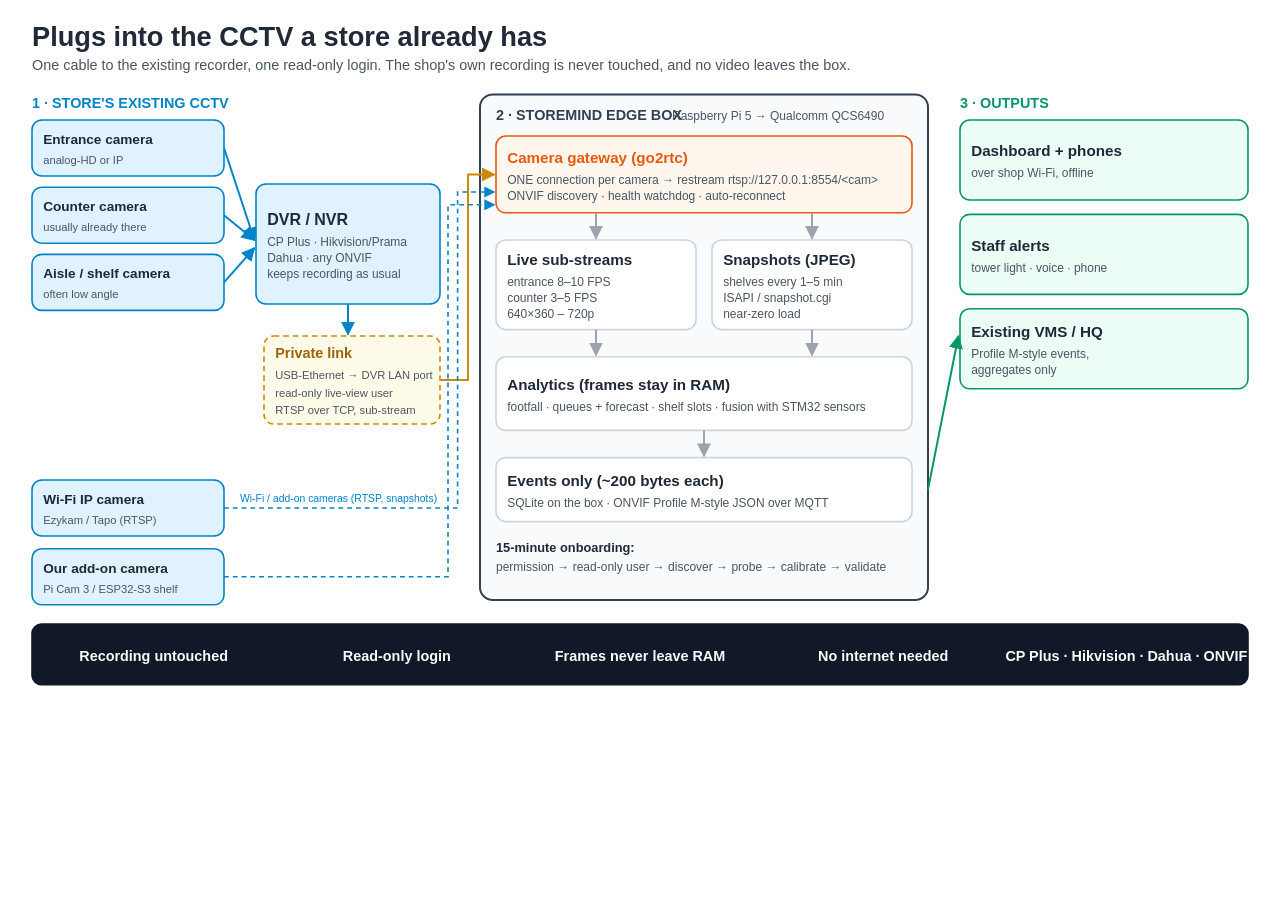
<file: research/diagrams/cctv_integration.html>
<!doctype html><html><head><meta charset="utf-8"><title>CCTV integration</title><style>body{margin:0}svg{width:100%;height:auto;display:block}</style></head><body><svg xmlns="http://www.w3.org/2000/svg" viewBox="0 0 1600 900" width="1600" height="900" font-family="Carlito, Calibri, 'Segoe UI', Arial, sans-serif">
<defs><marker id="ah" viewBox="0 0 10 10" refX="9" refY="5" markerWidth="7" markerHeight="7" orient="auto-start-reverse"><path d="M0,0 L10,5 L0,10 z" fill="context-stroke"/></marker></defs>
<rect width="1600" height="900" fill="#fff"/>
<text x="40" y="58" font-size="34" font-weight="700" fill="#1f2937" text-anchor="start">Plugs into the CCTV a store already has</text>
<text x="40" y="88" font-size="18" font-weight="400" fill="#4b5563" text-anchor="start">One cable to the existing recorder, one read-only login. The shop&#x27;s own recording is never touched, and no video leaves the box.</text>
<text x="40" y="135" font-size="18" font-weight="700" fill="#0284c7" text-anchor="start">1 · STORE&#x27;S EXISTING CCTV</text>
<rect x="40" y="150" width="240" height="70" rx="12" fill="#e0f2fe" stroke="#0284c7" stroke-width="2"/>
<text x="54" y="180.0" font-size="17" font-weight="700" fill="#1f2937" text-anchor="start">Entrance camera</text>
<text x="54" y="205.0" font-size="14" font-weight="400" fill="#4b5563" text-anchor="start">analog-HD or IP</text>
<line x1="280" y1="185" x2="318" y2="300" stroke="#0284c7" stroke-width="2.5" marker-end="url(#ah)"/>
<rect x="40" y="234" width="240" height="70" rx="12" fill="#e0f2fe" stroke="#0284c7" stroke-width="2"/>
<text x="54" y="264.0" font-size="17" font-weight="700" fill="#1f2937" text-anchor="start">Counter camera</text>
<text x="54" y="289.0" font-size="14" font-weight="400" fill="#4b5563" text-anchor="start">usually already there</text>
<line x1="280" y1="269" x2="318" y2="300" stroke="#0284c7" stroke-width="2.5" marker-end="url(#ah)"/>
<rect x="40" y="318" width="240" height="70" rx="12" fill="#e0f2fe" stroke="#0284c7" stroke-width="2"/>
<text x="54" y="348.0" font-size="17" font-weight="700" fill="#1f2937" text-anchor="start">Aisle / shelf camera</text>
<text x="54" y="373.0" font-size="14" font-weight="400" fill="#4b5563" text-anchor="start">often low angle</text>
<line x1="280" y1="353" x2="318" y2="310" stroke="#0284c7" stroke-width="2.5" marker-end="url(#ah)"/>
<rect x="320" y="230" width="230" height="150" rx="12" fill="#e0f2fe" stroke="#0284c7" stroke-width="2"/>
<text x="334" y="281.0" font-size="20" font-weight="700" fill="#1f2937" text-anchor="start">DVR / NVR</text>
<text x="334" y="307.0" font-size="15" font-weight="400" fill="#4b5563" text-anchor="start">CP Plus · Hikvision/Prama</text>
<text x="334" y="327.0" font-size="15" font-weight="400" fill="#4b5563" text-anchor="start">Dahua · any ONVIF</text>
<text x="334" y="347.0" font-size="15" font-weight="400" fill="#4b5563" text-anchor="start">keeps recording as usual</text>
<rect x="40" y="600" width="240" height="70" rx="12" fill="#e0f2fe" stroke="#0284c7" stroke-width="2"/>
<text x="54" y="630.0" font-size="17" font-weight="700" fill="#1f2937" text-anchor="start">Wi-Fi IP camera</text>
<text x="54" y="655.0" font-size="14" font-weight="400" fill="#4b5563" text-anchor="start">Ezykam / Tapo (RTSP)</text>
<rect x="40" y="686" width="240" height="70" rx="12" fill="#e0f2fe" stroke="#0284c7" stroke-width="2"/>
<text x="54" y="716.0" font-size="17" font-weight="700" fill="#1f2937" text-anchor="start">Our add-on camera</text>
<text x="54" y="741.0" font-size="14" font-weight="400" fill="#4b5563" text-anchor="start">Pi Cam 3 / ESP32-S3 shelf</text>
<rect x="330" y="420" width="220" height="110" rx="12" fill="#fefce8" stroke="#ca8a04" stroke-width="2" stroke-dasharray="7 5"/>
<text x="344" y="448" font-size="18" font-weight="700" fill="#a16207" text-anchor="start">Private link</text>
<text x="344" y="474" font-size="14" font-weight="400" fill="#4b5563" text-anchor="start">USB-Ethernet → DVR LAN port</text>
<text x="344" y="496" font-size="14" font-weight="400" fill="#4b5563" text-anchor="start">read-only live-view user</text>
<text x="344" y="518" font-size="14" font-weight="400" fill="#4b5563" text-anchor="start">RTSP over TCP, sub-stream</text>
<rect x="600" y="118" width="560" height="632" rx="16" fill="#f8fafc" stroke="#334155" stroke-width="2.5"/>
<text x="620" y="150" font-size="18" font-weight="700" fill="#334155" text-anchor="start">2 · STOREMIND EDGE BOX</text>
<text x="840" y="150" font-size="15" font-weight="400" fill="#4b5563" text-anchor="start">Raspberry Pi 5 → Qualcomm QCS6490</text>
<rect x="620" y="170" width="520" height="96" rx="12" fill="#fff7ed" stroke="#ea580c" stroke-width="2"/>
<text x="634" y="203.5" font-size="19" font-weight="700" fill="#ea580c" text-anchor="start">Camera gateway (go2rtc)</text>
<text x="634" y="229.5" font-size="15" font-weight="400" fill="#4b5563" text-anchor="start">ONE connection per camera → restream rtsp://127.0.0.1:8554/&lt;cam&gt;</text>
<text x="634" y="249.5" font-size="15" font-weight="400" fill="#4b5563" text-anchor="start">ONVIF discovery · health watchdog · auto-reconnect</text>
<line x1="435" y1="380" x2="435" y2="418" stroke="#0284c7" stroke-width="2.5" marker-end="url(#ah)"/>
<polyline points="550,475 585,475 585,218 618,218" fill="none" stroke="#ca8a04" stroke-width="2.5" marker-end="url(#ah)"/>
<polyline points="280,635 572,635 572,240 618,240" fill="none" stroke="#0284c7" stroke-width="2" marker-end="url(#ah)" stroke-dasharray="6 5"/>
<polyline points="280,721 560,721 560,256 618,256" fill="none" stroke="#0284c7" stroke-width="2" marker-end="url(#ah)" stroke-dasharray="6 5"/>
<text x="300" y="628" font-size="13" font-weight="400" fill="#0284c7" text-anchor="start">Wi-Fi / add-on cameras (RTSP, snapshots)</text>
<rect x="620" y="300" width="250" height="112" rx="12" fill="#ffffff" stroke="#cbd5e1" stroke-width="2"/>
<text x="634" y="331.5" font-size="19" font-weight="700" fill="#1f2937" text-anchor="start">Live sub-streams</text>
<text x="634" y="357.5" font-size="15" font-weight="400" fill="#4b5563" text-anchor="start">entrance 8–10 FPS</text>
<text x="634" y="377.5" font-size="15" font-weight="400" fill="#4b5563" text-anchor="start">counter 3–5 FPS</text>
<text x="634" y="397.5" font-size="15" font-weight="400" fill="#4b5563" text-anchor="start">640×360 – 720p</text>
<rect x="890" y="300" width="250" height="112" rx="12" fill="#ffffff" stroke="#cbd5e1" stroke-width="2"/>
<text x="904" y="331.5" font-size="19" font-weight="700" fill="#1f2937" text-anchor="start">Snapshots (JPEG)</text>
<text x="904" y="357.5" font-size="15" font-weight="400" fill="#4b5563" text-anchor="start">shelves every 1–5 min</text>
<text x="904" y="377.5" font-size="15" font-weight="400" fill="#4b5563" text-anchor="start">ISAPI / snapshot.cgi</text>
<text x="904" y="397.5" font-size="15" font-weight="400" fill="#4b5563" text-anchor="start">near-zero load</text>
<line x1="745" y1="266" x2="745" y2="298" stroke="#9ca3af" stroke-width="2.5" marker-end="url(#ah)"/>
<line x1="1015" y1="266" x2="1015" y2="298" stroke="#9ca3af" stroke-width="2.5" marker-end="url(#ah)"/>
<rect x="620" y="446" width="520" height="92" rx="12" fill="#ffffff" stroke="#cbd5e1" stroke-width="2"/>
<text x="634" y="487.5" font-size="19" font-weight="700" fill="#1f2937" text-anchor="start">Analytics (frames stay in RAM)</text>
<text x="634" y="513.5" font-size="15" font-weight="400" fill="#4b5563" text-anchor="start">footfall · queues + forecast · shelf slots · fusion with STM32 sensors</text>
<line x1="745" y1="412" x2="745" y2="444" stroke="#9ca3af" stroke-width="2.5" marker-end="url(#ah)"/>
<line x1="1015" y1="412" x2="1015" y2="444" stroke="#9ca3af" stroke-width="2.5" marker-end="url(#ah)"/>
<rect x="620" y="572" width="520" height="80" rx="12" fill="#ffffff" stroke="#cbd5e1" stroke-width="2"/>
<text x="634" y="607.5" font-size="19" font-weight="700" fill="#1f2937" text-anchor="start">Events only (~200 bytes each)</text>
<text x="634" y="633.5" font-size="15" font-weight="400" fill="#4b5563" text-anchor="start">SQLite on the box · ONVIF Profile M-style JSON over MQTT</text>
<line x1="880" y1="538" x2="880" y2="570" stroke="#9ca3af" stroke-width="2.5" marker-end="url(#ah)"/>
<text x="620" y="690" font-size="16" font-weight="700" fill="#1f2937" text-anchor="start">15-minute onboarding:</text>
<text x="620" y="714" font-size="15" font-weight="400" fill="#4b5563" text-anchor="start">permission → read-only user → discover → probe → calibrate → validate</text>
<text x="1200" y="135" font-size="18" font-weight="700" fill="#059669" text-anchor="start">3 · OUTPUTS</text>
<rect x="1200" y="150" width="360" height="100" rx="12" fill="#ecfdf5" stroke="#059669" stroke-width="2"/>
<text x="1214" y="195.5" font-size="19" font-weight="700" fill="#1f2937" text-anchor="start">Dashboard + phones</text>
<text x="1214" y="221.5" font-size="15" font-weight="400" fill="#4b5563" text-anchor="start">over shop Wi-Fi, offline</text>
<rect x="1200" y="268" width="360" height="100" rx="12" fill="#ecfdf5" stroke="#059669" stroke-width="2"/>
<text x="1214" y="313.5" font-size="19" font-weight="700" fill="#1f2937" text-anchor="start">Staff alerts</text>
<text x="1214" y="339.5" font-size="15" font-weight="400" fill="#4b5563" text-anchor="start">tower light · voice · phone</text>
<rect x="1200" y="386" width="360" height="100" rx="12" fill="#ecfdf5" stroke="#059669" stroke-width="2"/>
<text x="1214" y="421.5" font-size="19" font-weight="700" fill="#1f2937" text-anchor="start">Existing VMS / HQ</text>
<text x="1214" y="447.5" font-size="15" font-weight="400" fill="#4b5563" text-anchor="start">Profile M-style events,</text>
<text x="1214" y="467.5" font-size="15" font-weight="400" fill="#4b5563" text-anchor="start">aggregates only</text>
<line x1="1160" y1="612" x2="1198" y2="420" stroke="#059669" stroke-width="2.5" marker-end="url(#ah)"/>
<rect x="40" y="780" width="1520" height="76" rx="12" fill="#111827" stroke="#111827" stroke-width="2"/>
<text x="192.0" y="826" font-size="18" font-weight="700" fill="#f9fafb" text-anchor="middle">Recording untouched</text>
<text x="496.0" y="826" font-size="18" font-weight="700" fill="#f9fafb" text-anchor="middle">Read-only login</text>
<text x="800.0" y="826" font-size="18" font-weight="700" fill="#f9fafb" text-anchor="middle">Frames never leave RAM</text>
<text x="1104.0" y="826" font-size="18" font-weight="700" fill="#f9fafb" text-anchor="middle">No internet needed</text>
<text x="1408.0" y="826" font-size="18" font-weight="700" fill="#f9fafb" text-anchor="middle">CP Plus · Hikvision · Dahua · ONVIF</text>
</svg></body></html>
</file>
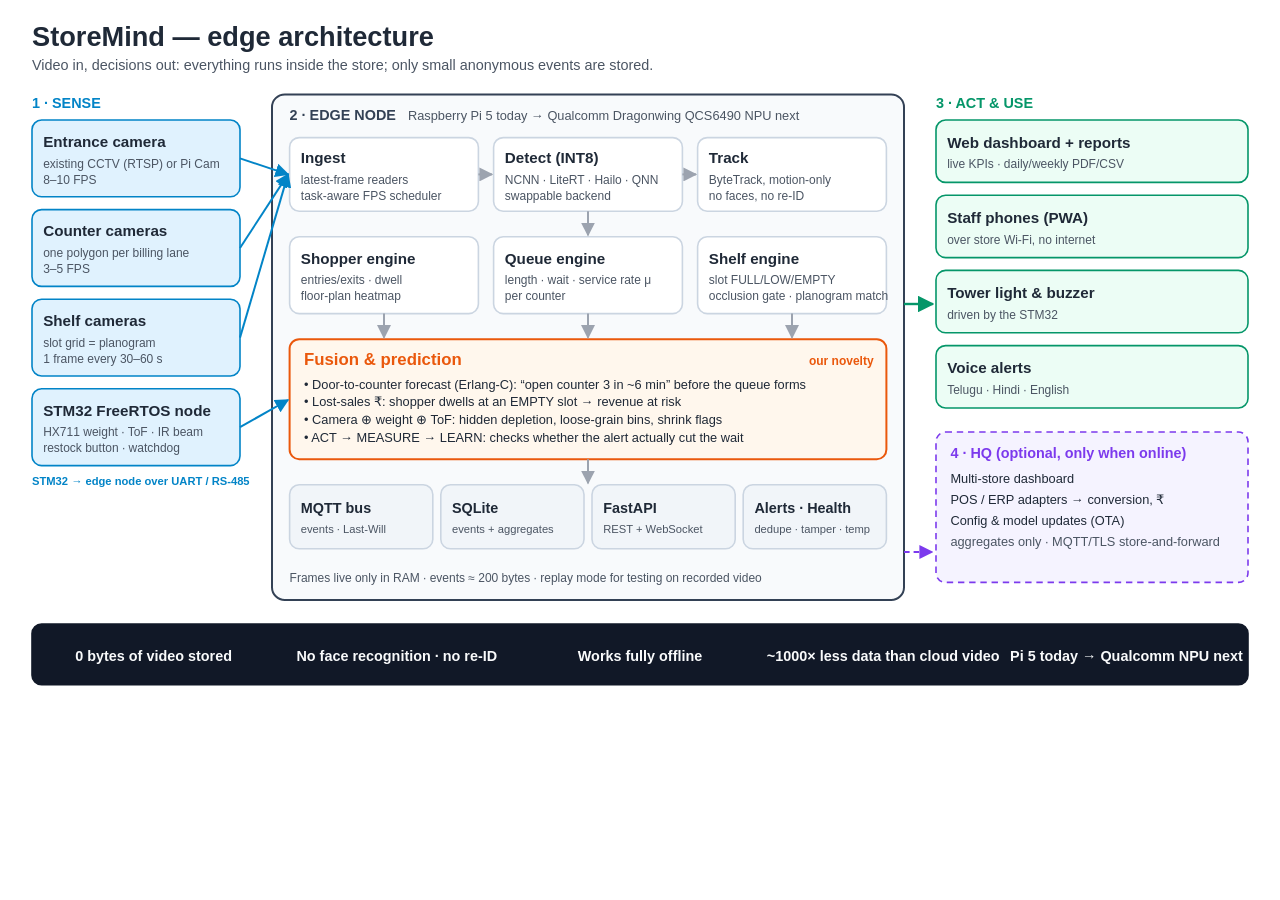
<file: research/diagrams/storemind_architecture.html>
<!doctype html><html><head><meta charset="utf-8"><title>StoreMind architecture</title><style>body{margin:0;background:#fff}svg{width:100%;height:auto;display:block}</style></head><body><svg xmlns="http://www.w3.org/2000/svg" viewBox="0 0 1600 900" width="1600" height="900" font-family="Carlito, Calibri, 'Segoe UI', Arial, sans-serif">
<defs><marker id="ah" viewBox="0 0 10 10" refX="9" refY="5" markerWidth="7" markerHeight="7" orient="auto-start-reverse"><path d="M0,0 L10,5 L0,10 z" fill="context-stroke"/></marker></defs>
<rect width="1600" height="900" fill="#ffffff"/>
<text x="40" y="58" font-size="34" font-weight="700" fill="#1f2937" text-anchor="start">StoreMind — edge architecture</text>
<text x="40" y="88" font-size="18" font-weight="400" fill="#4b5563" text-anchor="start">Video in, decisions out: everything runs inside the store; only small anonymous events are stored.</text>
<text x="40" y="135" font-size="18" font-weight="700" fill="#0284c7" text-anchor="start">1 · SENSE</text>
<rect x="40" y="150" width="260" height="96" rx="12" fill="#e0f2fe" stroke="#0284c7" stroke-width="2"/>
<text x="54" y="183.5" font-size="19" font-weight="700" fill="#1f2937" text-anchor="start">Entrance camera</text>
<text x="54" y="209.5" font-size="15" font-weight="400" fill="#4b5563" text-anchor="start">existing CCTV (RTSP) or Pi Cam</text>
<text x="54" y="229.5" font-size="15" font-weight="400" fill="#4b5563" text-anchor="start">8–10 FPS</text>
<rect x="40" y="262" width="260" height="96" rx="12" fill="#e0f2fe" stroke="#0284c7" stroke-width="2"/>
<text x="54" y="295.5" font-size="19" font-weight="700" fill="#1f2937" text-anchor="start">Counter cameras</text>
<text x="54" y="321.5" font-size="15" font-weight="400" fill="#4b5563" text-anchor="start">one polygon per billing lane</text>
<text x="54" y="341.5" font-size="15" font-weight="400" fill="#4b5563" text-anchor="start">3–5 FPS</text>
<rect x="40" y="374" width="260" height="96" rx="12" fill="#e0f2fe" stroke="#0284c7" stroke-width="2"/>
<text x="54" y="407.5" font-size="19" font-weight="700" fill="#1f2937" text-anchor="start">Shelf cameras</text>
<text x="54" y="433.5" font-size="15" font-weight="400" fill="#4b5563" text-anchor="start">slot grid = planogram</text>
<text x="54" y="453.5" font-size="15" font-weight="400" fill="#4b5563" text-anchor="start">1 frame every 30–60 s</text>
<rect x="40" y="486" width="260" height="96" rx="12" fill="#e0f2fe" stroke="#0284c7" stroke-width="2"/>
<text x="54" y="519.5" font-size="19" font-weight="700" fill="#1f2937" text-anchor="start">STM32 FreeRTOS node</text>
<text x="54" y="545.5" font-size="15" font-weight="400" fill="#4b5563" text-anchor="start">HX711 weight · ToF · IR beam</text>
<text x="54" y="565.5" font-size="15" font-weight="400" fill="#4b5563" text-anchor="start">restock button · watchdog</text>
<rect x="340" y="118" width="790" height="632" rx="16" fill="#f8fafc" stroke="#334155" stroke-width="2.5"/>
<text x="362" y="150" font-size="18" font-weight="700" fill="#334155" text-anchor="start">2 · EDGE NODE</text>
<text x="510" y="150" font-size="16" font-weight="400" fill="#4b5563" text-anchor="start">Raspberry Pi 5 today  →  Qualcomm Dragonwing QCS6490 NPU next</text>
<rect x="362" y="172" width="236" height="92" rx="12" fill="#ffffff" stroke="#cbd5e1" stroke-width="2"/>
<text x="376" y="203.5" font-size="19" font-weight="700" fill="#1f2937" text-anchor="start">Ingest</text>
<text x="376" y="229.5" font-size="15" font-weight="400" fill="#4b5563" text-anchor="start">latest-frame readers</text>
<text x="376" y="249.5" font-size="15" font-weight="400" fill="#4b5563" text-anchor="start">task-aware FPS scheduler</text>
<rect x="617" y="172" width="236" height="92" rx="12" fill="#ffffff" stroke="#cbd5e1" stroke-width="2"/>
<text x="631" y="203.5" font-size="19" font-weight="700" fill="#1f2937" text-anchor="start">Detect (INT8)</text>
<text x="631" y="229.5" font-size="15" font-weight="400" fill="#4b5563" text-anchor="start">NCNN · LiteRT · Hailo · QNN</text>
<text x="631" y="249.5" font-size="15" font-weight="400" fill="#4b5563" text-anchor="start">swappable backend</text>
<rect x="872" y="172" width="236" height="92" rx="12" fill="#ffffff" stroke="#cbd5e1" stroke-width="2"/>
<text x="886" y="203.5" font-size="19" font-weight="700" fill="#1f2937" text-anchor="start">Track</text>
<text x="886" y="229.5" font-size="15" font-weight="400" fill="#4b5563" text-anchor="start">ByteTrack, motion-only</text>
<text x="886" y="249.5" font-size="15" font-weight="400" fill="#4b5563" text-anchor="start">no faces, no re-ID</text>
<line x1="598" y1="218" x2="615" y2="218" stroke="#9ca3af" stroke-width="2.5" marker-end="url(#ah)"/>
<line x1="853" y1="218" x2="870" y2="218" stroke="#9ca3af" stroke-width="2.5" marker-end="url(#ah)"/>
<rect x="362" y="296" width="236" height="96" rx="12" fill="#ffffff" stroke="#cbd5e1" stroke-width="2"/>
<text x="376" y="329.5" font-size="19" font-weight="700" fill="#1f2937" text-anchor="start">Shopper engine</text>
<text x="376" y="355.5" font-size="15" font-weight="400" fill="#4b5563" text-anchor="start">entries/exits · dwell</text>
<text x="376" y="375.5" font-size="15" font-weight="400" fill="#4b5563" text-anchor="start">floor-plan heatmap</text>
<rect x="617" y="296" width="236" height="96" rx="12" fill="#ffffff" stroke="#cbd5e1" stroke-width="2"/>
<text x="631" y="329.5" font-size="19" font-weight="700" fill="#1f2937" text-anchor="start">Queue engine</text>
<text x="631" y="355.5" font-size="15" font-weight="400" fill="#4b5563" text-anchor="start">length · wait · service rate μ</text>
<text x="631" y="375.5" font-size="15" font-weight="400" fill="#4b5563" text-anchor="start">per counter</text>
<rect x="872" y="296" width="236" height="96" rx="12" fill="#ffffff" stroke="#cbd5e1" stroke-width="2"/>
<text x="886" y="329.5" font-size="19" font-weight="700" fill="#1f2937" text-anchor="start">Shelf engine</text>
<text x="886" y="355.5" font-size="15" font-weight="400" fill="#4b5563" text-anchor="start">slot FULL/LOW/EMPTY</text>
<text x="886" y="375.5" font-size="15" font-weight="400" fill="#4b5563" text-anchor="start">occlusion gate · planogram match</text>
<line x1="735" y1="264" x2="735" y2="294" stroke="#9ca3af" stroke-width="2.5" marker-end="url(#ah)"/>
<rect x="362" y="424" width="746" height="150" rx="12" fill="#fff7ed" stroke="#ea580c" stroke-width="2.5"/>
<text x="380" y="456" font-size="21" font-weight="700" fill="#ea580c" text-anchor="start">Fusion &amp; prediction</text>
<text x="1092" y="456" font-size="15" font-weight="700" fill="#ea580c" text-anchor="end">our novelty</text>
<text x="380" y="486" font-size="16" font-weight="400" fill="#1f2937" text-anchor="start">• Door-to-counter forecast (Erlang-C): “open counter 3 in ~6 min” before the queue forms</text>
<text x="380" y="508" font-size="16" font-weight="400" fill="#1f2937" text-anchor="start">• Lost-sales ₹: shopper dwells at an EMPTY slot → revenue at risk</text>
<text x="380" y="530" font-size="16" font-weight="400" fill="#1f2937" text-anchor="start">• Camera ⊕ weight ⊕ ToF: hidden depletion, loose-grain bins, shrink flags</text>
<text x="380" y="552" font-size="16" font-weight="400" fill="#1f2937" text-anchor="start">• ACT → MEASURE → LEARN: checks whether the alert actually cut the wait</text>
<line x1="480" y1="392" x2="480" y2="422" stroke="#9ca3af" stroke-width="2.5" marker-end="url(#ah)"/>
<line x1="735" y1="392" x2="735" y2="422" stroke="#9ca3af" stroke-width="2.5" marker-end="url(#ah)"/>
<line x1="990" y1="392" x2="990" y2="422" stroke="#9ca3af" stroke-width="2.5" marker-end="url(#ah)"/>
<rect x="362" y="606" width="179" height="80" rx="12" fill="#f1f5f9" stroke="#cbd5e1" stroke-width="2"/>
<text x="376" y="641.5" font-size="18" font-weight="700" fill="#1f2937" text-anchor="start">MQTT bus</text>
<text x="376" y="666.5" font-size="14" font-weight="400" fill="#4b5563" text-anchor="start">events · Last-Will</text>
<rect x="551" y="606" width="179" height="80" rx="12" fill="#f1f5f9" stroke="#cbd5e1" stroke-width="2"/>
<text x="565" y="641.5" font-size="18" font-weight="700" fill="#1f2937" text-anchor="start">SQLite</text>
<text x="565" y="666.5" font-size="14" font-weight="400" fill="#4b5563" text-anchor="start">events + aggregates</text>
<rect x="740" y="606" width="179" height="80" rx="12" fill="#f1f5f9" stroke="#cbd5e1" stroke-width="2"/>
<text x="754" y="641.5" font-size="18" font-weight="700" fill="#1f2937" text-anchor="start">FastAPI</text>
<text x="754" y="666.5" font-size="14" font-weight="400" fill="#4b5563" text-anchor="start">REST + WebSocket</text>
<rect x="929" y="606" width="179" height="80" rx="12" fill="#f1f5f9" stroke="#cbd5e1" stroke-width="2"/>
<text x="943" y="641.5" font-size="18" font-weight="700" fill="#1f2937" text-anchor="start">Alerts · Health</text>
<text x="943" y="666.5" font-size="14" font-weight="400" fill="#4b5563" text-anchor="start">dedupe · tamper · temp</text>
<line x1="735" y1="574" x2="735" y2="604" stroke="#9ca3af" stroke-width="2.5" marker-end="url(#ah)"/>
<text x="362" y="728" font-size="15" font-weight="400" fill="#4b5563" text-anchor="start">Frames live only in RAM · events ≈ 200 bytes · replay mode for testing on recorded video</text>
<line x1="300" y1="198" x2="360" y2="218" stroke="#0284c7" stroke-width="2.5" marker-end="url(#ah)"/>
<line x1="300" y1="310" x2="360" y2="218" stroke="#0284c7" stroke-width="2.5" marker-end="url(#ah)"/>
<line x1="300" y1="422" x2="360" y2="218" stroke="#0284c7" stroke-width="2.5" marker-end="url(#ah)"/>
<line x1="300" y1="534" x2="360" y2="500" stroke="#0284c7" stroke-width="2.5" marker-end="url(#ah)"/>
<text x="40" y="606" font-size="14" font-weight="700" fill="#0284c7" text-anchor="start">STM32 → edge node over UART / RS-485</text>
<text x="1170" y="135" font-size="18" font-weight="700" fill="#059669" text-anchor="start">3 · ACT &amp; USE</text>
<rect x="1170" y="150" width="390" height="78" rx="12" fill="#ecfdf5" stroke="#059669" stroke-width="2"/>
<text x="1184" y="184.5" font-size="19" font-weight="700" fill="#1f2937" text-anchor="start">Web dashboard + reports</text>
<text x="1184" y="210.5" font-size="15" font-weight="400" fill="#4b5563" text-anchor="start">live KPIs · daily/weekly PDF/CSV</text>
<rect x="1170" y="244" width="390" height="78" rx="12" fill="#ecfdf5" stroke="#059669" stroke-width="2"/>
<text x="1184" y="278.5" font-size="19" font-weight="700" fill="#1f2937" text-anchor="start">Staff phones (PWA)</text>
<text x="1184" y="304.5" font-size="15" font-weight="400" fill="#4b5563" text-anchor="start">over store Wi-Fi, no internet</text>
<rect x="1170" y="338" width="390" height="78" rx="12" fill="#ecfdf5" stroke="#059669" stroke-width="2"/>
<text x="1184" y="372.5" font-size="19" font-weight="700" fill="#1f2937" text-anchor="start">Tower light &amp; buzzer</text>
<text x="1184" y="398.5" font-size="15" font-weight="400" fill="#4b5563" text-anchor="start">driven by the STM32</text>
<rect x="1170" y="432" width="390" height="78" rx="12" fill="#ecfdf5" stroke="#059669" stroke-width="2"/>
<text x="1184" y="466.5" font-size="19" font-weight="700" fill="#1f2937" text-anchor="start">Voice alerts</text>
<text x="1184" y="492.5" font-size="15" font-weight="400" fill="#4b5563" text-anchor="start">Telugu · Hindi · English</text>
<line x1="1130" y1="380" x2="1166" y2="380" stroke="#059669" stroke-width="3" marker-end="url(#ah)"/>
<rect x="1170" y="540" width="390" height="188" rx="12" fill="#f5f3ff" stroke="#7c3aed" stroke-width="2" stroke-dasharray="8 6"/>
<text x="1188" y="572" font-size="18" font-weight="700" fill="#7c3aed" text-anchor="start">4 · HQ (optional, only when online)</text>
<text x="1188" y="604" font-size="16" font-weight="400" fill="#1f2937" text-anchor="start">Multi-store dashboard</text>
<text x="1188" y="630" font-size="16" font-weight="400" fill="#1f2937" text-anchor="start">POS / ERP adapters → conversion, ₹</text>
<text x="1188" y="656" font-size="16" font-weight="400" fill="#1f2937" text-anchor="start">Config &amp; model updates (OTA)</text>
<text x="1188" y="682" font-size="16" font-weight="400" fill="#4b5563" text-anchor="start">aggregates only · MQTT/TLS store-and-forward</text>
<line x1="1130" y1="690" x2="1165" y2="690" stroke="#7c3aed" stroke-width="2.5" marker-end="url(#ah)" stroke-dasharray="7 5"/>
<rect x="40" y="780" width="1520" height="76" rx="12" fill="#111827" stroke="#111827" stroke-width="2"/>
<text x="192.0" y="826" font-size="18" font-weight="700" fill="#f9fafb" text-anchor="middle">0 bytes of video stored</text>
<text x="496.0" y="826" font-size="18" font-weight="700" fill="#f9fafb" text-anchor="middle">No face recognition · no re-ID</text>
<text x="800.0" y="826" font-size="18" font-weight="700" fill="#f9fafb" text-anchor="middle">Works fully offline</text>
<text x="1104.0" y="826" font-size="18" font-weight="700" fill="#f9fafb" text-anchor="middle">~1000× less data than cloud video</text>
<text x="1408.0" y="826" font-size="18" font-weight="700" fill="#f9fafb" text-anchor="middle">Pi 5 today → Qualcomm NPU next</text>
</svg></body></html>
</file>
